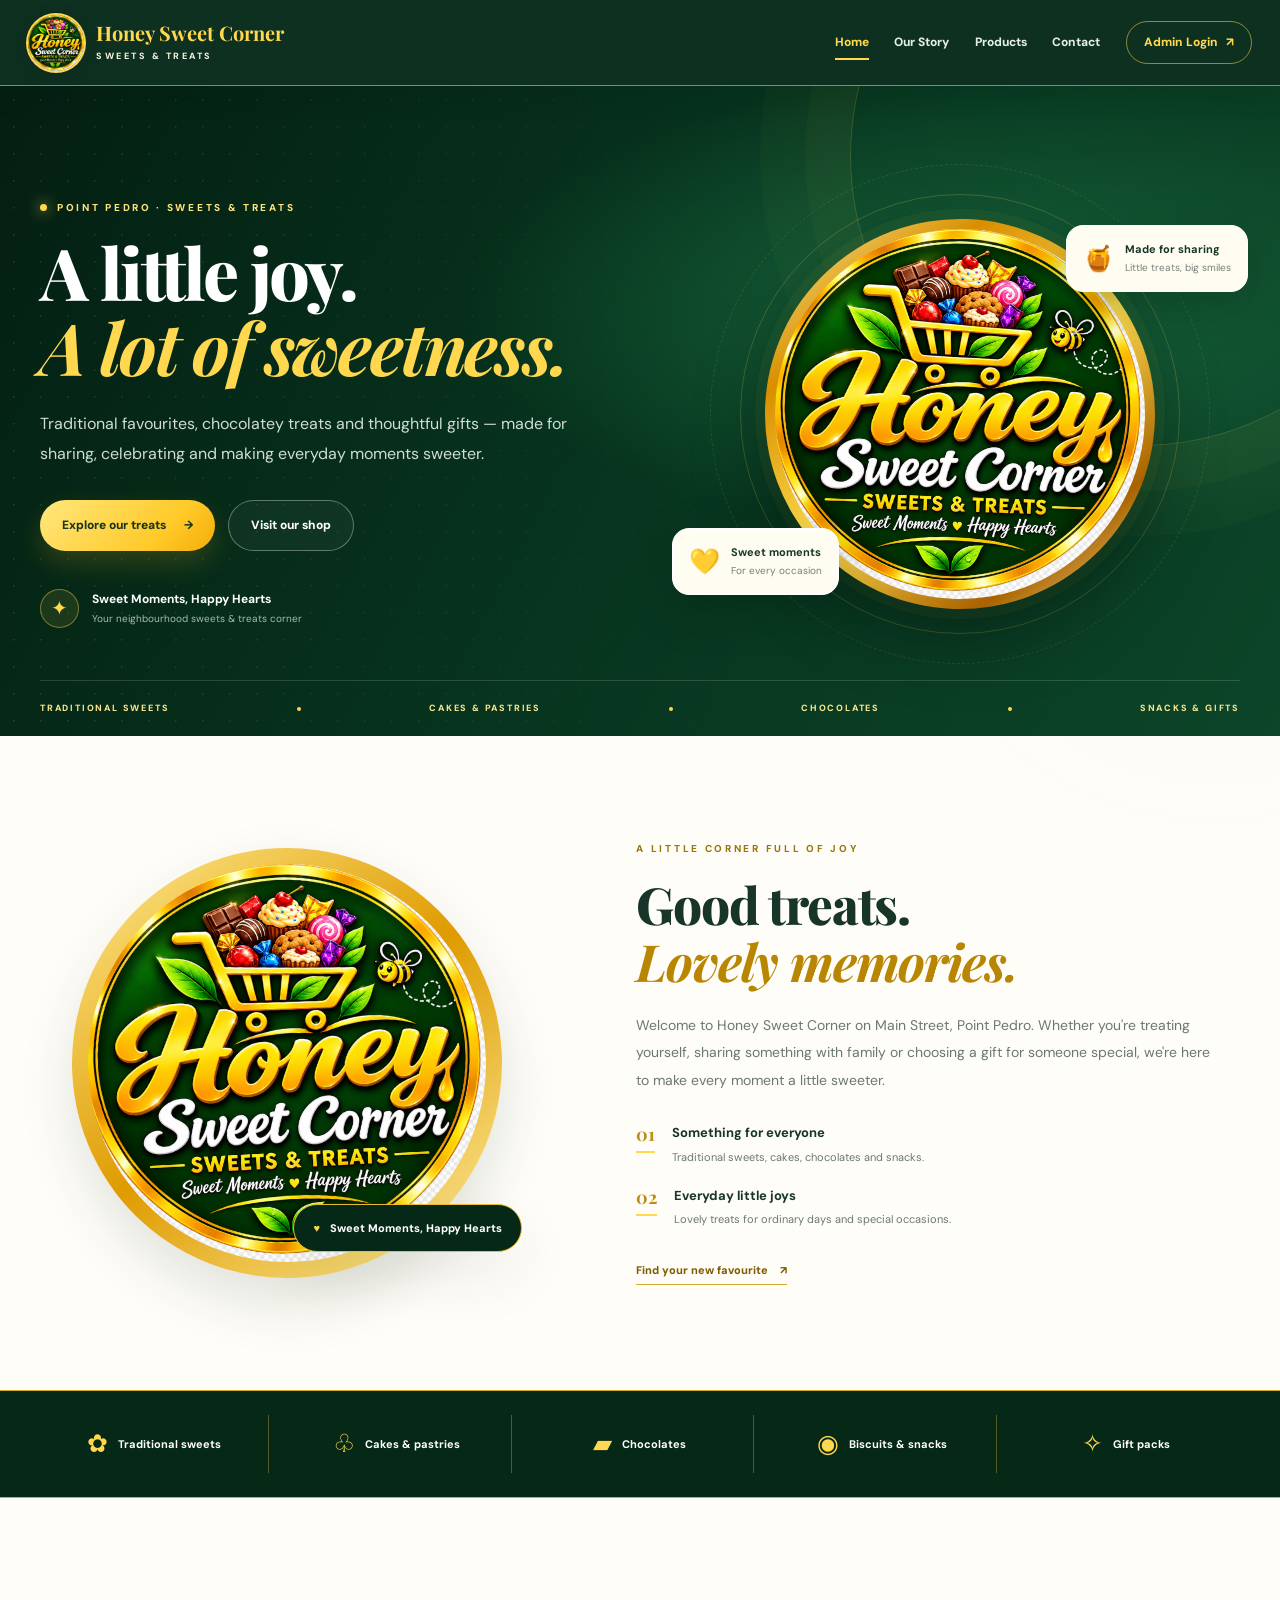
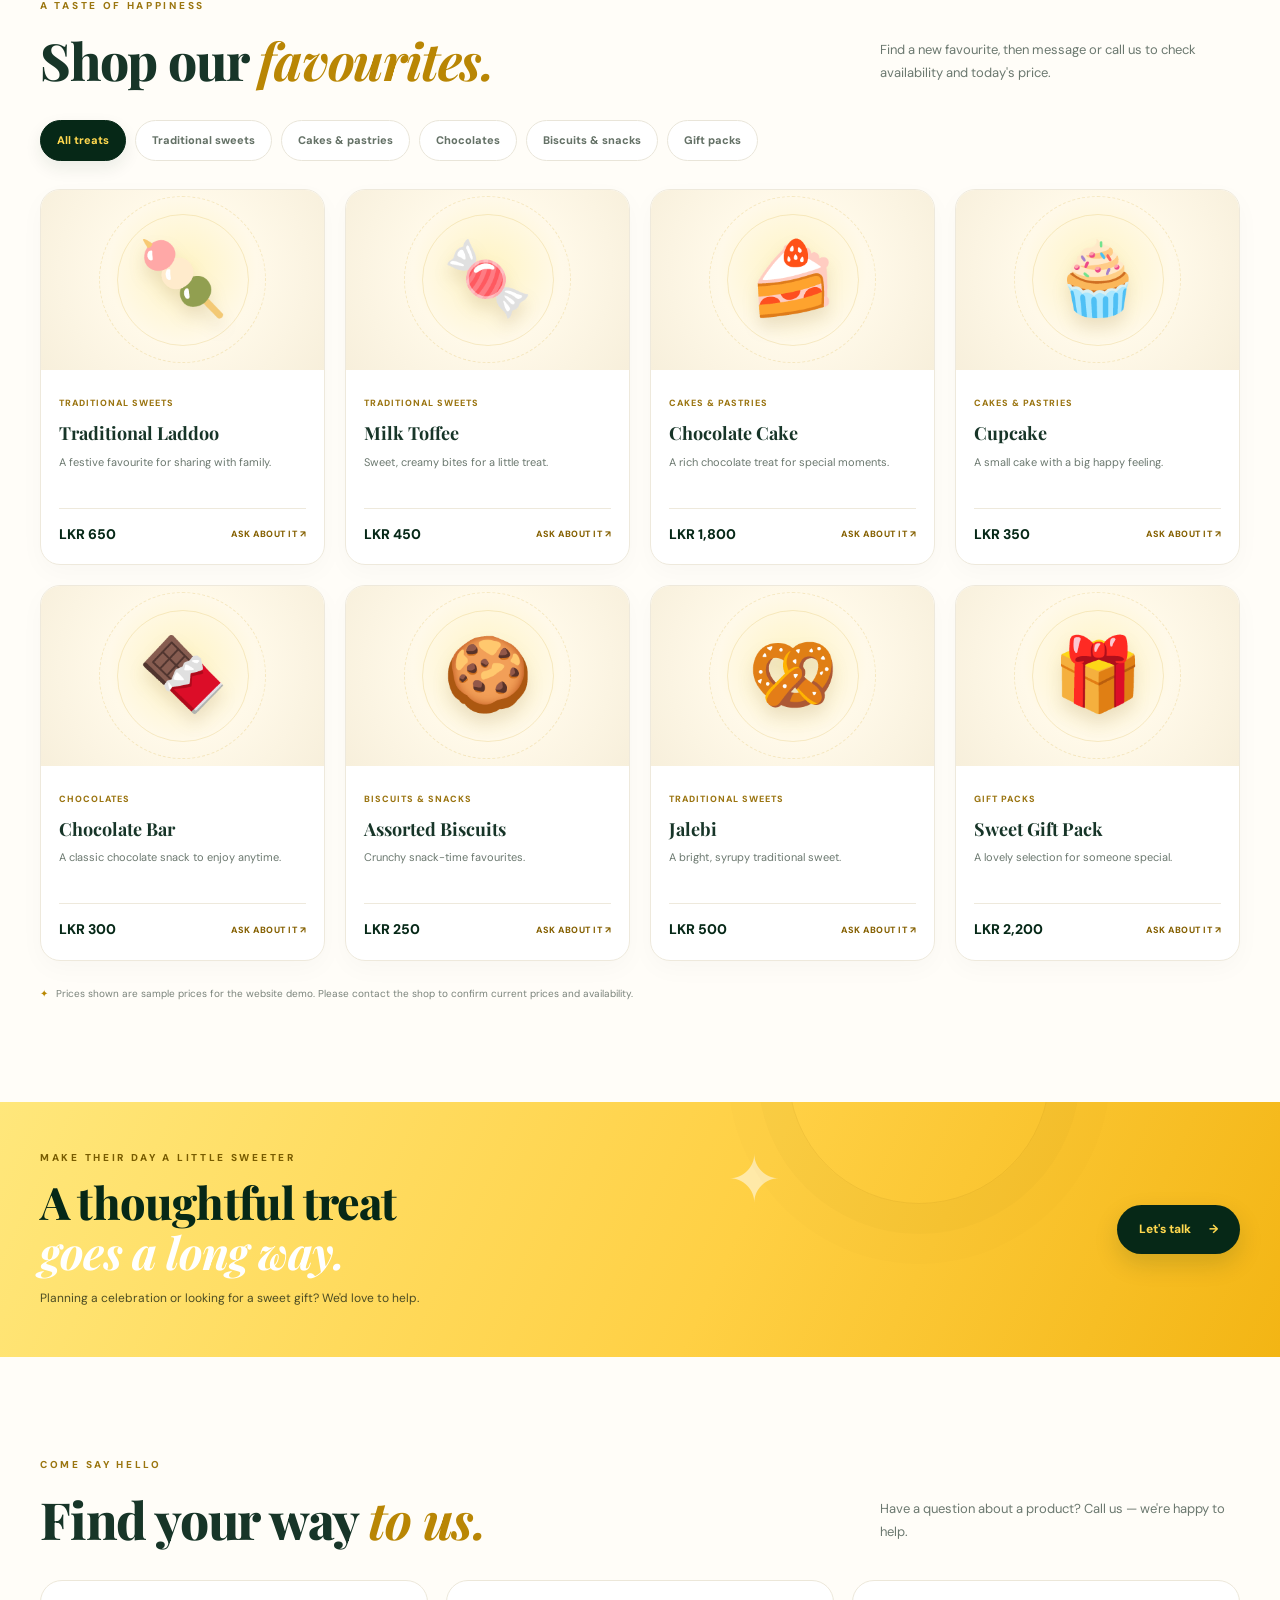
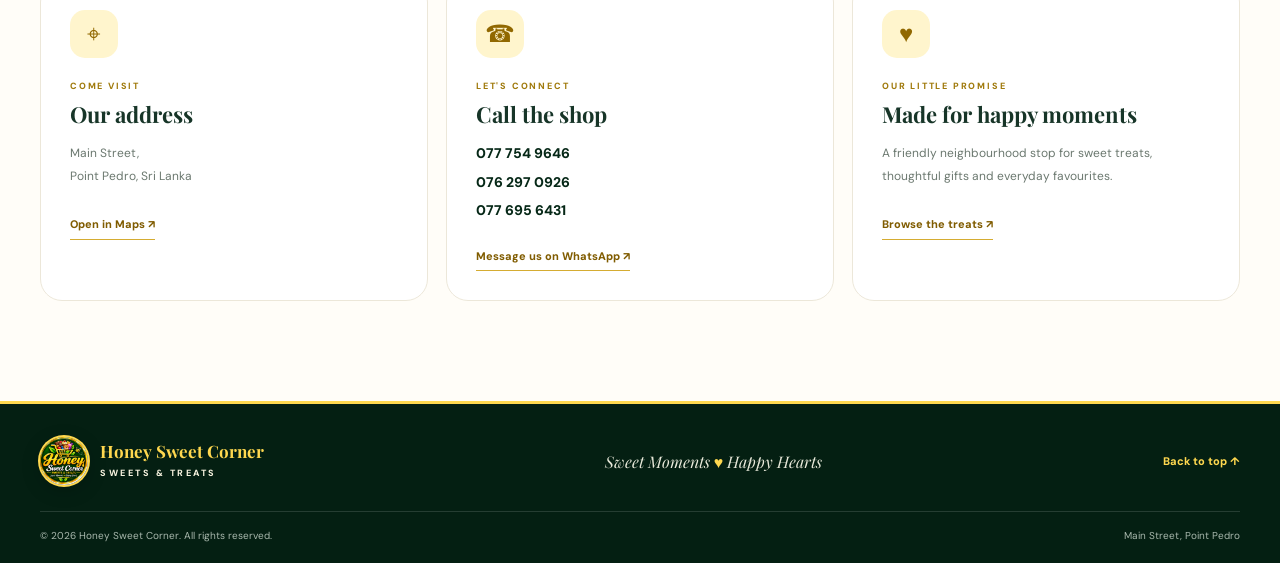
<file: index.html>
<!doctype html>
<html lang="en">
<head>
<meta charset="utf-8"><meta name="viewport" content="width=device-width, initial-scale=1, viewport-fit=cover"><meta name="theme-color" content="#062817"><meta name="description" content="Honey Sweet Corner — traditional sweets, cakes, chocolates, snacks and gift packs on Main Street, Point Pedro.">
<link rel="icon" type="image/png" href="logo.png"><link rel="preconnect" href="https://fonts.googleapis.com"><link rel="preconnect" href="https://fonts.gstatic.com" crossorigin><link href="https://fonts.googleapis.com/css2?family=DM+Sans:wght@400;500;600;700;800&family=Playfair+Display:ital,wght@0,600;0,700;0,800;1,600;1,700&display=swap" rel="stylesheet"><link rel="stylesheet" href="style.css">
<title>Honey Sweet Corner | Sweet Moments, Happy Hearts</title>
</head>
<body>
<header class="site-header"><a class="brand" href="#home" aria-label="Honey Sweet Corner home"><img src="logo.png" alt="Honey Sweet Corner sweets and treats logo"><span><strong>Honey Sweet Corner</strong><small>SWEETS &amp; TREATS</small></span></a><button class="menu-toggle" id="menuToggle" aria-label="Open navigation" aria-controls="mainNav" aria-expanded="false"><span></span><span></span><span></span></button><nav id="mainNav"><a class="nav-link active" href="#home">Home</a><a class="nav-link" href="#about">Our Story</a><a class="nav-link" href="#products">Products</a><a class="nav-link" href="#contact">Contact</a><a class="admin-link" href="admin.html">Admin Login <span>↗</span></a></nav></header>
<main>
<section class="hero" id="home"><div class="hero-pattern"></div><div class="hero-content"><div class="eyebrow"><span class="eyebrow-dot"></span> POINT PEDRO · SWEETS &amp; TREATS</div><h1>A little joy.<br><em>A lot of sweetness.</em></h1><p class="hero-copy">Traditional favourites, chocolatey treats and thoughtful gifts — made for sharing, celebrating and making everyday moments sweeter.</p><div class="hero-actions"><a class="button button-gold" href="#products">Explore our treats <span>→</span></a><a class="button button-glass" href="#contact">Visit our shop</a></div><div class="hero-proof"><span class="proof-star">✦</span><span><strong>Sweet Moments, Happy Hearts</strong><small>Your neighbourhood sweets &amp; treats corner</small></span></div></div><div class="hero-visual"><div class="visual-ring ring-one"></div><div class="visual-ring ring-two"></div><div class="hero-logo-card"><span class="logo-glow"></span><img src="logo.png" alt="Honey Sweet Corner official logo"></div><div class="floating-tag tag-top"><span>🍯</span><span><b>Made for sharing</b><small>Little treats, big smiles</small></span></div><div class="floating-tag tag-bottom"><span>💛</span><span><b>Sweet moments</b><small>For every occasion</small></span></div></div><div class="hero-bottom"><span>TRADITIONAL SWEETS</span><i></i><span>CAKES &amp; PASTRIES</span><i></i><span>CHOCOLATES</span><i></i><span>SNACKS &amp; GIFTS</span></div></section>
<section class="welcome section-wrap" id="about"><div class="welcome-image"><div class="welcome-logo-frame"><img src="logo.png" alt="Honey Sweet Corner logo"></div><div class="image-caption"><span>♥</span> Sweet Moments, Happy Hearts</div></div><div class="welcome-copy"><p class="eyebrow">A LITTLE CORNER FULL OF JOY</p><h2>Good treats.<br><em>Lovely memories.</em></h2><p>Welcome to Honey Sweet Corner on Main Street, Point Pedro. Whether you're treating yourself, sharing something with family or choosing a gift for someone special, we're here to make every moment a little sweeter.</p><div class="value-list"><div><span>01</span><div><b>Something for everyone</b><small>Traditional sweets, cakes, chocolates and snacks.</small></div></div><div><span>02</span><div><b>Everyday little joys</b><small>Lovely treats for ordinary days and special occasions.</small></div></div></div><a class="text-link" href="#products">Find your new favourite <span>↗</span></a></div></section>
<section class="category-band"><div class="category-item"><span>✿</span><b>Traditional sweets</b></div><div class="category-item"><span>♧</span><b>Cakes &amp; pastries</b></div><div class="category-item"><span>▰</span><b>Chocolates</b></div><div class="category-item"><span>◉</span><b>Biscuits &amp; snacks</b></div><div class="category-item"><span>✧</span><b>Gift packs</b></div></section>
<section class="products-section section-wrap" id="products"><div class="section-heading"><div><p class="eyebrow">A TASTE OF HAPPINESS</p><h2>Shop our <em>favourites.</em></h2></div><p>Find a new favourite, then message or call us to check availability and today's price.</p></div><div class="filter-row" id="categoryFilters"><button class="filter-btn selected" data-category="All">All treats</button><button class="filter-btn" data-category="Traditional Sweets">Traditional sweets</button><button class="filter-btn" data-category="Cakes & Pastries">Cakes &amp; pastries</button><button class="filter-btn" data-category="Chocolates">Chocolates</button><button class="filter-btn" data-category="Biscuits & Snacks">Biscuits &amp; snacks</button><button class="filter-btn" data-category="Gift Packs">Gift packs</button></div><div class="product-grid" id="productGrid" aria-live="polite"></div><p class="price-note"><span>✦</span> Prices shown are sample prices for the website demo. Please contact the shop to confirm current prices and availability.</p></section>
<section class="sweet-banner"><div class="banner-sparkle">✦</div><div><p class="eyebrow">MAKE THEIR DAY A LITTLE SWEETER</p><h2>A thoughtful treat<br><em>goes a long way.</em></h2><p>Planning a celebration or looking for a sweet gift? We'd love to help.</p></div><a class="button button-dark" href="#contact">Let's talk <span>→</span></a></section>
<section class="contact-section section-wrap" id="contact"><div class="section-heading"><div><p class="eyebrow">COME SAY HELLO</p><h2>Find your way <em>to us.</em></h2></div><p>Have a question about a product? Call us — we're happy to help.</p></div><div class="contact-grid"><article class="contact-card address-card"><div class="contact-icon">⌖</div><p class="card-kicker">COME VISIT</p><h3>Our address</h3><p>Main Street,<br>Point Pedro, Sri Lanka</p><a class="text-link" target="_blank" rel="noopener" href="https://www.google.com/maps/search/?api=1&amp;query=Main+Street+Point+Pedro">Open in Maps ↗</a></article><article class="contact-card phone-card"><div class="contact-icon">☎</div><p class="card-kicker">LET'S CONNECT</p><h3>Call the shop</h3><p class="phone-list"><a href="tel:+94777549646">077 754 9646</a><a href="tel:+94762970926">076 297 0926</a><a href="tel:+94776956431">077 695 6431</a></p><a class="text-link" href="https://wa.me/94777549646" target="_blank" rel="noopener">Message us on WhatsApp ↗</a></article><article class="contact-card promise-card"><div class="contact-icon">♥</div><p class="card-kicker">OUR LITTLE PROMISE</p><h3>Made for happy moments</h3><p>A friendly neighbourhood stop for sweet treats, thoughtful gifts and everyday favourites.</p><a class="text-link" href="#products">Browse the treats ↗</a></article></div></section>
</main><footer class="site-footer"><div class="footer-main"><a class="brand footer-brand" href="#home"><img src="logo.png" alt="Honey Sweet Corner logo"><span><strong>Honey Sweet Corner</strong><small>SWEETS &amp; TREATS</small></span></a><p>Sweet Moments <span>♥</span> Happy Hearts</p><a href="#home" class="back-top">Back to top ↑</a></div><div class="footer-bottom"><small>© <span id="year"></span> Honey Sweet Corner. All rights reserved.</small><small>Main Street, Point Pedro</small></div></footer>
<script src="script.js" defer></script></body></html>
</file>
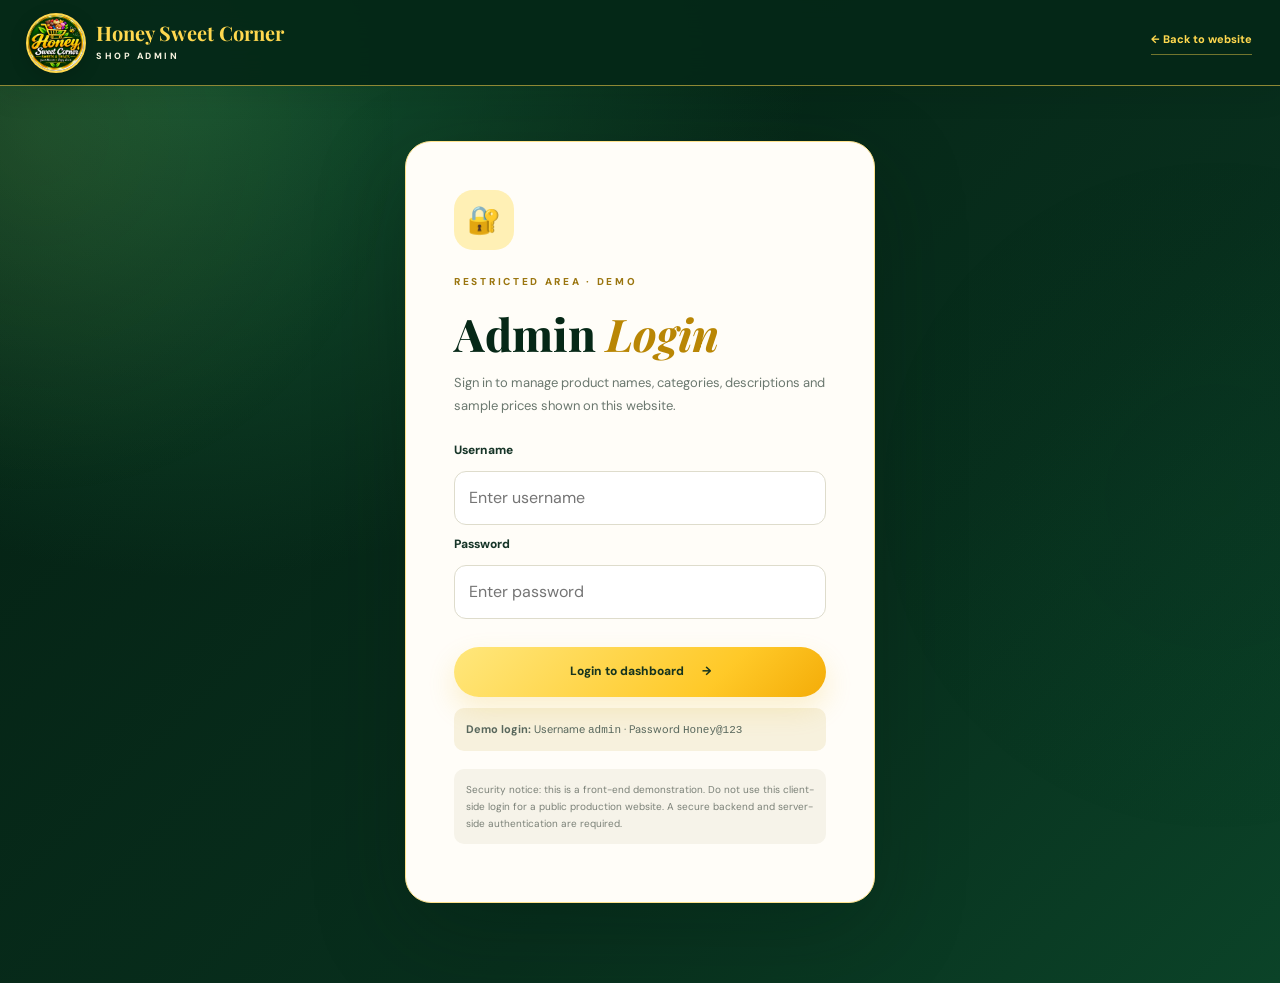
<file: admin.html>
<!doctype html>
<html lang="en">
<head><meta charset="utf-8"><meta name="viewport" content="width=device-width, initial-scale=1, viewport-fit=cover"><meta name="theme-color" content="#062817"><meta name="description" content="Honey Sweet Corner product management demo"><link rel="icon" type="image/png" href="logo.png"><link rel="preconnect" href="https://fonts.googleapis.com"><link rel="preconnect" href="https://fonts.gstatic.com" crossorigin><link href="https://fonts.googleapis.com/css2?family=DM+Sans:wght@400;500;600;700;800&family=Playfair+Display:ital,wght@0,600;0,700;0,800;1,600;1,700&display=swap" rel="stylesheet"><link rel="stylesheet" href="style.css"><title>Admin Login | Honey Sweet Corner</title></head>
<body class="admin-page"><header class="site-header admin-header"><a class="brand" href="index.html"><img src="logo.png" alt="Honey Sweet Corner logo"><span><strong>Honey Sweet Corner</strong><small>SHOP ADMIN</small></span></a><a class="text-link" href="index.html">← Back to website</a></header>
<main class="admin-main"><section class="admin-login panel" id="loginPanel"><div class="admin-symbol">🔐</div><p class="eyebrow">RESTRICTED AREA · DEMO</p><h1>Admin <em>Login</em></h1><p class="muted">Sign in to manage product names, categories, descriptions and sample prices shown on this website.</p><form id="loginForm"><label for="username">Username</label><input id="username" name="username" autocomplete="username" placeholder="Enter username" required><label for="password">Password</label><input id="password" name="password" type="password" autocomplete="current-password" placeholder="Enter password" required><p class="form-error" id="loginError" role="alert"></p><button class="button button-gold full-width" type="submit">Login to dashboard <span>→</span></button></form><p class="demo-hint"><strong>Demo login:</strong> Username <code>admin</code> · Password <code>Honey@123</code></p><p class="security-note">Security notice: this is a front-end demonstration. Do not use this client-side login for a public production website. A secure backend and server-side authentication are required.</p></section>
<section class="admin-dashboard panel hidden" id="dashboardPanel"><div class="dashboard-heading"><div><p class="eyebrow">SHOP MANAGEMENT</p><h1>Product <em>dashboard</em></h1></div><button class="button button-outline-dark" id="logoutBtn" type="button">Log out</button></div><p class="muted">Add products, update prices or remove items. Changes are saved in this browser only.</p><form id="productForm" class="product-form"><input type="hidden" id="editId"><div class="form-grid"><div><label for="productName">Product name</label><input id="productName" maxlength="80" required placeholder="e.g. Chocolate Cake"></div><div><label for="productCategory">Category</label><select id="productCategory"><option>Traditional Sweets</option><option>Cakes &amp; Pastries</option><option>Chocolates</option><option>Biscuits &amp; Snacks</option><option>Gift Packs</option></select></div><div><label for="productPrice">Price (LKR)</label><input id="productPrice" type="number" min="0" max="99999999" step="1" required placeholder="e.g. 850"></div><div><label for="productEmoji">Product icon / emoji</label><input id="productEmoji" maxlength="8" placeholder="🍰"></div></div><div><label for="productDescription">Short description</label><textarea id="productDescription" rows="3" maxlength="220" placeholder="A short description of this product"></textarea></div><div class="form-actions"><button class="button button-gold" type="submit" id="saveProductBtn">Add product</button><button class="button button-outline-dark hidden" type="button" id="cancelEditBtn">Cancel edit</button></div></form><div class="admin-list-heading"><h2>Current products</h2><span id="productCount" class="count-pill">0 items</span></div><div class="admin-product-list" id="adminProductList"></div><p class="security-note">Important: product changes stay in this browser and will not automatically appear on other customers' devices. To share live changes, connect this website to a database and secure server.</p></section></main><script src="script.js" defer></script></body></html>
</file>
<file: style.css>
/* Honey Sweet Corner — premium responsive design */
:root{--forest:#062817;--forest2:#0b3a24;--forest3:#145331;--gold:#ffd84f;--gold2:#f2b60d;--cream:#fffaf0;--paper:#fffdf8;--ink:#173528;--muted:#6b786f;--line:#e9e5d9;--white:#fff;--shadow:0 22px 60px #082c1a16;--shadow-deep:0 28px 90px #00190e45;--radius:26px;--max:1200px}*{box-sizing:border-box}html{scroll-behavior:smooth;scroll-padding-top:100px}body{margin:0;background:var(--paper);color:var(--ink);font-family:'DM Sans',Arial,sans-serif;line-height:1.65;-webkit-font-smoothing:antialiased}body:before{content:"";position:fixed;inset:0;pointer-events:none;z-index:-1;background:radial-gradient(circle at 3% 15%,#ffd84f12,transparent 25%),radial-gradient(circle at 95% 55%,#0a552a08,transparent 27%)}a{color:inherit;text-decoration:none}img{display:block;max-width:100%}button,input,select,textarea{font:inherit}button,a{-webkit-tap-highlight-color:transparent}button{cursor:pointer}::selection{background:var(--gold);color:var(--forest)}.section-wrap{width:min(var(--max),calc(100% - 64px));margin-inline:auto}.site-header{height:86px;padding:0 max(28px,calc((100vw - 1320px)/2));display:flex;align-items:center;justify-content:space-between;gap:25px;background:#052817f5;color:#fff;position:sticky;top:0;z-index:100;border-bottom:1px solid #ffd84f8c;backdrop-filter:blur(18px);box-shadow:0 8px 30px #00190e18}.brand{display:flex;align-items:center;gap:12px;min-width:0}.brand img{width:56px;height:56px;object-fit:contain;border-radius:50%;background:var(--forest);box-shadow:0 0 0 2px var(--gold),0 5px 20px #0003}.brand strong{display:block;font:700 20px/1.15 'Playfair Display',Georgia,serif;color:var(--gold);white-space:nowrap}.brand small{display:block;letter-spacing:2.5px;font-size:9px;font-weight:800;color:#f7f3df;margin-top:5px}.site-header nav{display:flex;align-items:center;gap:clamp(13px,2vw,28px)}.nav-link{font-size:12px;font-weight:800;color:#e4eee7;position:relative;padding:10px 0;transition:color .2s}.nav-link:hover,.nav-link.active{color:var(--gold)}.nav-link:after{content:"";position:absolute;left:0;bottom:2px;width:0;height:2px;background:var(--gold);transition:width .25s}.nav-link:hover:after,.nav-link.active:after{width:100%}.admin-link{padding:11px 17px;border:1px solid #ffd84f88;border-radius:999px;color:var(--gold);font-size:12px;font-weight:800;transition:background .2s,color .2s}.admin-link:hover{background:var(--gold);color:var(--forest)}.admin-link span{margin-left:5px}.menu-toggle{display:none;border:1px solid #ffffff35;background:#ffffff0d;color:var(--gold);width:44px;height:42px;border-radius:12px;align-items:center;justify-content:center;flex-direction:column;gap:5px}.menu-toggle span{width:19px;height:2px;background:currentColor;border-radius:5px;display:block}.hero{min-height:650px;background:radial-gradient(ellipse at 78% 34%,#17643b 0%,transparent 38%),linear-gradient(118deg,#041f12 0%,#07351f 52%,#0c4529 100%);color:#fff;position:relative;overflow:hidden;padding:84px max(32px,calc((100vw - 1200px)/2)) 78px;display:grid;grid-template-columns:1.03fr .97fr;align-items:center;gap:45px}.hero:before{content:"";position:absolute;inset:0;opacity:.12;background-image:radial-gradient(#f7d45c 1px,transparent 1px);background-size:27px 27px;mask-image:linear-gradient(90deg,#000,transparent 70%)}.hero-pattern{position:absolute;width:580px;height:580px;border:1px solid #ffdc5930;border-radius:50%;right:-150px;top:-220px;box-shadow:0 0 0 45px #ffdc5907,0 0 0 90px #ffdc5905}.hero-content,.hero-visual{position:relative;z-index:1}.eyebrow{font-size:10px;letter-spacing:2.7px;font-weight:800;color:#a6b9aa;margin:0 0 18px;text-transform:uppercase}.hero .eyebrow{color:#ffe37c;display:flex;align-items:center;gap:10px}.eyebrow-dot{height:7px;width:7px;border-radius:50%;background:var(--gold);box-shadow:0 0 14px #ffd84f}.hero h1{font:800 clamp(46px,5.6vw,78px)/1.05 'Playfair Display',Georgia,serif;letter-spacing:-2.6px;margin:0;max-width:720px}.hero h1 em,.welcome h2 em,.section-heading h2 em,.sweet-banner h2 em,.admin-main h1 em{font-weight:700;color:var(--gold);font-style:italic}.hero-copy{max-width:530px;color:#d0ddd3;font-size:16px;line-height:1.9;margin:24px 0 30px}.hero-actions{display:flex;gap:13px;flex-wrap:wrap}.button{display:inline-flex;align-items:center;justify-content:center;gap:18px;border:0;border-radius:999px;padding:15px 22px;font-size:12px;font-weight:800;transition:transform .22s,box-shadow .22s,background .22s;min-height:49px}.button:hover{transform:translateY(-3px)}.button-gold{background:linear-gradient(135deg,#ffe77c,#ffc928 70%,#f4ac08);color:#16341e;box-shadow:0 12px 28px #e8b31530}.button-gold:hover{box-shadow:0 15px 34px #e8b3154a}.button-glass{color:#fff;border:1px solid #ffffff55;background:#ffffff0a}.button-glass:hover{background:#ffffff16}.hero-proof{display:flex;align-items:center;gap:13px;margin-top:38px}.proof-star{display:grid;place-items:center;width:39px;height:39px;background:#ffd84f18;border:1px solid #ffd84f66;color:var(--gold);border-radius:50%;font-size:20px}.hero-proof strong,.hero-proof small{display:block}.hero-proof strong{font-size:12px}.hero-proof small{color:#a8bcae;font-size:10px;margin-top:2px}.hero-visual{min-height:430px;display:grid;place-items:center}.hero-logo-card{width:min(390px,78%);aspect-ratio:1;position:relative;border-radius:50%;padding:10px;background:linear-gradient(140deg,#fff2a0,#d88e00 25%,#ffdf52 52%,#a96100 80%,#fff0a2);box-shadow:0 28px 75px #0005,0 0 0 10px #ffd84f0b;transform:rotate(2deg);animation:floatLogo 6s ease-in-out infinite}.hero-logo-card img{width:100%;height:100%;object-fit:contain;border-radius:50%;position:relative;z-index:1}.logo-glow{position:absolute;inset:14%;border-radius:50%;box-shadow:0 0 70px #ffd84f35}.visual-ring{position:absolute;border:1px solid #ffd84f34;border-radius:50%;aspect-ratio:1}.ring-one{width:440px;animation:spin 34s linear infinite}.ring-two{width:500px;border-style:dashed;opacity:.6;animation:spin 48s linear infinite reverse}.floating-tag{position:absolute;display:flex;align-items:center;gap:11px;padding:12px 16px;border-radius:17px;background:#fffdf1;color:var(--ink);box-shadow:0 15px 45px #00170d42;border:1px solid #fff}.floating-tag>span:first-child{font-size:25px}.floating-tag b,.floating-tag small{display:block}.floating-tag b{font-size:11px}.floating-tag small{font-size:10px;color:#758078;margin-top:2px}.tag-top{top:26px;right:-8px}.tag-bottom{bottom:34px;left:-8px}.hero-bottom{position:absolute;left:50%;bottom:0;transform:translateX(-50%);width:min(var(--max),calc(100% - 64px));display:flex;align-items:center;justify-content:space-between;gap:18px;padding:20px 0;border-top:1px solid #ffffff25;color:#fbe78d;font-size:9px;letter-spacing:1.8px;font-weight:800}.hero-bottom i{width:4px;height:4px;border-radius:50%;background:#ffd84f;flex:none}.welcome{display:grid;grid-template-columns:.9fr 1.1fr;align-items:center;gap:clamp(45px,8vw,110px);padding-block:105px}.welcome-image{position:relative;max-width:430px;margin:auto}.welcome-logo-frame{padding:16px;border-radius:50%;background:linear-gradient(145deg,#ffeb91,#df9b00,#fff0a4);box-shadow:0 25px 55px #082c1a20;transform:rotate(-3deg)}.welcome-logo-frame img{width:100%;border-radius:50%}.image-caption{position:absolute;right:-20px;bottom:26px;padding:14px 19px;background:var(--forest);border:1px solid #e8bb32;color:#fff;border-radius:999px;box-shadow:var(--shadow);font-size:11px;font-weight:800;white-space:nowrap}.image-caption span{color:var(--gold);margin-right:7px}.welcome-copy .eyebrow,.section-heading .eyebrow{color:#9b7610}.welcome h2,.section-heading h2{font:800 clamp(35px,4vw,53px)/1.12 'Playfair Display',Georgia,serif;letter-spacing:-1.2px;margin:0 0 22px}.welcome h2 em,.section-heading h2 em{color:#b98604}.welcome-copy>p:not(.eyebrow){font-size:14px;color:var(--muted);line-height:1.95;max-width:590px}.value-list{display:grid;gap:19px;margin:28px 0}.value-list>div{display:flex;gap:17px;align-items:flex-start}.value-list>div>span{font:700 18px 'Playfair Display',serif;color:#bd8d12;border-bottom:2px solid var(--gold);padding-bottom:5px}.value-list b,.value-list small{display:block}.value-list b{font-size:13px}.value-list small{font-size:11px;color:var(--muted);margin-top:4px}.text-link{display:inline-flex;align-items:center;gap:12px;color:#805c00;font-size:11px;font-weight:800;border-bottom:1px solid #d5ac32;padding-bottom:5px;transition:gap .2s}.text-link:hover{gap:17px}.category-band{background:var(--forest);color:#fff;display:grid;grid-template-columns:repeat(5,1fr);padding:24px max(32px,calc((100vw - 1200px)/2));gap:14px;border-block:1px solid #d9ad23}.category-item{display:flex;align-items:center;justify-content:center;gap:10px;padding:8px;border-right:1px solid #ffd84f4d}.category-item:last-child{border:0}.category-item span{color:var(--gold);font-size:25px}.category-item b{font-size:11px}.products-section{padding-block:100px}.section-heading{display:flex;justify-content:space-between;align-items:end;gap:35px;margin-bottom:31px}.section-heading h2{margin-bottom:0}.section-heading>p{font-size:13px;color:var(--muted);max-width:360px;margin:0 0 5px;line-height:1.8}.filter-row{display:flex;gap:9px;flex-wrap:wrap;margin-bottom:28px}.filter-btn{border:1px solid var(--line);background:#fff;border-radius:999px;padding:10px 16px;font-size:11px;font-weight:800;color:#647166;transition:all .2s}.filter-btn:hover,.filter-btn.selected{background:var(--forest);border-color:var(--forest);color:var(--gold);box-shadow:0 7px 17px #082c1a15}.product-grid{display:grid;grid-template-columns:repeat(4,minmax(0,1fr));gap:20px}.product-card{background:#fff;border:1px solid #eee9dc;border-radius:20px;overflow:hidden;box-shadow:0 8px 26px #082c1a07;transition:transform .25s,box-shadow .25s,border-color .25s;min-width:0}.product-card:hover{transform:translateY(-7px);box-shadow:0 20px 40px #082c1a15;border-color:#e6c65d}.product-art{min-height:180px;display:grid;place-items:center;position:relative;overflow:hidden;background:radial-gradient(circle at 50% 45%,#fff4c3 0%,#fff9e9 43%,#f7efdb 100%)}.product-art:before,.product-art:after{content:"";position:absolute;border:1px solid #d5a92c35;border-radius:50%;width:130px;height:130px}.product-art:after{width:165px;height:165px;border-style:dashed}.product-art span{position:relative;z-index:1;font-size:72px;filter:drop-shadow(0 10px 8px #65441b20);transition:transform .25s}.product-card:hover .product-art span{transform:scale(1.1) rotate(-4deg)}.product-info{padding:18px}.product-category{display:inline-block;font-size:9px;letter-spacing:1px;text-transform:uppercase;color:#9a7410;font-weight:800}.product-info h3{font:700 18px/1.25 'Playfair Display',Georgia,serif;margin:8px 0}.product-info p{font-size:11px;line-height:1.7;color:var(--muted);min-height:38px;margin:0 0 17px}.product-bottom{display:flex;align-items:center;justify-content:space-between;gap:8px;border-top:1px solid #eee9dc;padding-top:14px}.price{font-size:14px;font-weight:800;color:var(--forest);white-space:nowrap}.ask-link{font-size:9px;letter-spacing:.5px;font-weight:800;color:#856000;white-space:nowrap}.ask-link:hover{color:#bb8700}.price-note{margin:25px 0 0;color:#7a837b;font-size:10px}.price-note span{color:#b98700;margin-right:5px}.empty-products{grid-column:1/-1;text-align:center;padding:30px;color:var(--muted)}.sweet-banner{background:linear-gradient(115deg,#ffe77b,#ffd044 57%,#f3b514);color:var(--forest);padding:48px max(32px,calc((100vw - 1200px)/2));display:flex;align-items:center;justify-content:space-between;gap:35px;position:relative;overflow:hidden}.sweet-banner:after{content:"";position:absolute;width:260px;height:260px;border:1px solid #845e001b;border-radius:50%;right:18%;top:-160px;box-shadow:0 0 0 30px #845e0008,0 0 0 60px #845e0005}.sweet-banner .eyebrow{color:#785c00;margin-bottom:10px}.sweet-banner h2{font:800 clamp(31px,3.5vw,45px)/1.12 'Playfair Display',Georgia,serif;margin:0 0 12px;letter-spacing:-.8px}.sweet-banner h2 em{color:#fff}.sweet-banner p:not(.eyebrow){font-size:12px;margin:0;color:#4c4c23}.banner-sparkle{font-size:65px;color:#fff8;position:absolute;right:39%;top:25px}.button-dark{background:var(--forest);color:var(--gold);box-shadow:0 10px 25px #05281726;position:relative;z-index:1;flex:none}.button-dark:hover{background:#0e472b}.contact-section{padding-block:100px}.contact-grid{display:grid;grid-template-columns:repeat(3,minmax(0,1fr));gap:18px}.contact-card{background:#fff;border:1px solid #ece7d9;border-radius:22px;padding:29px;min-width:0;transition:transform .2s,box-shadow .2s}.contact-card:hover{transform:translateY(-5px);box-shadow:var(--shadow)}.contact-icon{display:grid;place-items:center;width:48px;height:48px;background:#fff5cd;color:#916800;border-radius:15px;font-size:24px;margin-bottom:21px}.card-kicker{font-size:9px;letter-spacing:1.8px;color:#a07a0c;font-weight:800;margin:0 0 6px}.contact-card h3{font:700 22px 'Playfair Display',Georgia,serif;margin:0 0 13px}.contact-card>p:not(.card-kicker):not(.phone-list){font-size:12px;color:var(--muted);line-height:1.9;min-height:48px;margin:0 0 20px}.phone-list{display:grid;gap:5px;margin:0 0 20px}.phone-list a{font-size:14px;font-weight:800;color:var(--forest);width:max-content}.phone-list a:hover{color:#b78600}.site-footer{background:#041f12;color:#fff;padding:31px max(32px,calc((100vw - 1200px)/2)) 19px;border-top:3px solid var(--gold)}.footer-main{display:flex;align-items:center;justify-content:space-between;gap:20px;padding-bottom:23px}.footer-brand img{width:48px;height:48px}.footer-brand strong{font-size:17px}.footer-main>p{font:italic 16px 'Playfair Display',Georgia,serif;color:#e7e8d9}.footer-main>p span{color:var(--gold)}.back-top{font-size:11px;font-weight:800;color:var(--gold)}.footer-bottom{display:flex;justify-content:space-between;gap:15px;border-top:1px solid #ffffff22;padding-top:16px;color:#aab9ae}.footer-bottom small{font-size:10px}.hidden{display:none!important}.muted{color:var(--muted)}
/* Admin */
.admin-page{min-height:100vh;background:radial-gradient(ellipse at 15% 5%,#145331 0%,transparent 40%),linear-gradient(135deg,#041f12,#082f1d 65%,#0b4328)}.admin-header{position:relative}.admin-header .text-link{color:var(--gold);border-color:#ffd84f70}.admin-main{width:min(1000px,calc(100% - 36px));margin:55px auto 80px}.panel{background:var(--paper);border:1px solid #ffe28c;border-radius:26px;padding:clamp(24px,5vw,48px);box-shadow:var(--shadow-deep)}.admin-login{max-width:470px;margin:0 auto}.admin-symbol{width:60px;height:60px;display:grid;place-items:center;background:#fff0b5;border-radius:19px;font-size:27px;margin-bottom:24px}.admin-main h1{font:800 clamp(32px,5vw,45px)/1.1 'Playfair Display',Georgia,serif;margin:0 0 12px;color:var(--forest)}.admin-main h1 em{color:#b98604}.admin-main .eyebrow{color:#9b7610}.admin-main .muted{font-size:13px;line-height:1.8}.admin-main form{display:grid;gap:10px;margin-top:23px}.admin-main label{font-size:12px;font-weight:800;color:var(--ink)}.admin-main input,.admin-main select,.admin-main textarea{width:100%;min-width:0;border:1px solid #dedccc;border-radius:12px;padding:13px 14px;background:#fff;color:var(--ink);outline:none;transition:border .2s,box-shadow .2s}.admin-main input:focus,.admin-main select:focus,.admin-main textarea:focus{border-color:#c69a17;box-shadow:0 0 0 3px #ffd84f35}.full-width{width:100%;margin-top:8px}.demo-hint{font-size:11px;color:#58675c;background:#f7f1dd;padding:12px;border-radius:10px}.security-note{font-size:10px;line-height:1.7;color:#7b8178;background:#f6f3e9;padding:12px;border-radius:10px;margin-top:18px}.form-error{font-size:12px;color:#b42318;margin:0}.dashboard-heading{display:flex;align-items:center;justify-content:space-between;gap:18px}.button-outline-dark{border:1px solid #bca45a;background:transparent;color:var(--forest)}.button-outline-dark:hover{background:#f6edc8}.product-form{padding:22px;background:#f8f5e9;border-radius:18px}.form-grid{display:grid;grid-template-columns:repeat(2,minmax(0,1fr));gap:14px}.form-grid>div{display:grid;gap:8px}.form-actions{display:flex;gap:10px;flex-wrap:wrap}.admin-list-heading{display:flex;align-items:center;justify-content:space-between;gap:15px;margin-top:30px}.admin-list-heading h2{font:700 24px 'Playfair Display',Georgia,serif}.count-pill{font-size:11px;font-weight:800;background:#fff0b5;color:#765700;border-radius:99px;padding:7px 11px}.admin-product-list{display:grid;gap:10px}.admin-product-row{display:grid;grid-template-columns:48px minmax(0,1fr) auto;align-items:center;gap:14px;padding:14px;border:1px solid var(--line);border-radius:15px;background:#fff}.admin-product-emoji{width:45px;height:45px;display:grid;place-items:center;border-radius:12px;background:#fff4ce;font-size:25px}.admin-product-row h3{font-size:13px;margin:0 0 4px}.admin-product-row p{font-size:10px;color:var(--muted);margin:0;overflow-wrap:anywhere}.admin-product-actions{display:flex;gap:6px}.small-btn{border:1px solid #d9d4c5;background:#fff;border-radius:9px;padding:7px 10px;font-size:10px;font-weight:800;color:var(--forest)}.small-btn:hover{background:#fff2c7}.small-btn.delete{color:#a32b20;border-color:#efc9c3}
@keyframes floatLogo{0%,100%{transform:translateY(0) rotate(2deg)}50%{transform:translateY(-12px) rotate(-1deg)}}@keyframes spin{to{transform:rotate(360deg)}}
@media(min-width:1500px){.hero{padding-inline:max(8vw,calc((100vw - 1200px)/2))}}
@media(max-width:1000px){.site-header{padding-inline:24px}.hero{padding:65px 32px 78px;gap:20px;min-height:600px}.hero h1{font-size:clamp(43px,6vw,65px)}.hero-visual{min-height:370px}.hero-logo-card{width:min(340px,82%)}.ring-one{width:390px}.ring-two{width:440px}.floating-tag{padding:10px 12px}.tag-top{right:-3px}.tag-bottom{left:-2px}.product-grid{grid-template-columns:repeat(3,minmax(0,1fr))}.category-band{padding-inline:20px}.category-item{gap:7px}.category-item b{font-size:10px}.welcome{gap:50px}.contact-card{padding:23px}}
@media(max-width:760px){html{scroll-padding-top:76px}.section-wrap{width:calc(100% - 36px)}.site-header{height:74px;padding-inline:18px}.brand{gap:9px}.brand img{width:45px;height:45px}.brand strong{font-size:17px}.brand small{font-size:8px;letter-spacing:1.8px}.menu-toggle{display:flex;flex:none}.site-header nav{display:none;position:absolute;top:73px;left:0;right:0;padding:17px 20px 22px;background:#052817f8;border-bottom:1px solid #ffd84f77;box-shadow:0 18px 30px #00190e24;align-items:stretch;gap:5px;flex-direction:column}.site-header nav.open{display:flex}.nav-link{padding:12px 7px;font-size:13px}.nav-link:after{display:none}.admin-link{text-align:center;margin-top:7px;padding:13px}.hero{display:flex;flex-direction:column;align-items:stretch;padding:54px 23px 80px;gap:10px;min-height:auto}.hero-content{max-width:650px}.hero h1{font-size:clamp(43px,10vw,65px);letter-spacing:-1.8px}.hero-copy{font-size:14px;line-height:1.85;margin:20px 0 24px}.hero-visual{min-height:340px;margin-top:8px}.hero-logo-card{width:min(290px,65vw)}.ring-one{width:min(350px,82vw)}.ring-two{width:min(390px,92vw)}.tag-top{right:2%;top:16px}.tag-bottom{left:2%;bottom:16px}.floating-tag b{font-size:10px}.floating-tag small{font-size:9px}.hero-proof{margin-top:27px}.hero-bottom{width:calc(100% - 40px);gap:9px;flex-wrap:wrap;justify-content:center;padding:17px 0;font-size:8px;letter-spacing:1px}.hero-bottom i{display:none}.welcome{grid-template-columns:1fr;gap:55px;padding-block:75px}.welcome-image{width:min(360px,80%)}.welcome-copy{max-width:620px}.welcome h2,.section-heading h2{font-size:clamp(35px,8vw,48px)}.image-caption{right:-8px;font-size:10px;padding:11px 14px}.category-band{grid-template-columns:repeat(2,minmax(0,1fr));padding:18px;gap:5px}.category-item{justify-content:flex-start;padding:12px;border-right:0;border-bottom:1px solid #ffd84f35}.category-item:last-child{border-bottom:0}.category-item span{font-size:22px}.products-section,.contact-section{padding-block:72px}.section-heading{display:block;margin-bottom:25px}.section-heading>p{margin-top:15px}.filter-row{flex-wrap:nowrap;overflow-x:auto;padding-bottom:9px;margin-right:-18px;scrollbar-width:thin}.filter-btn{flex:none}.product-grid{grid-template-columns:repeat(2,minmax(0,1fr));gap:12px}.product-art{min-height:140px}.product-art span{font-size:58px}.product-info{padding:13px}.product-info h3{font-size:16px}.product-info p{font-size:10px;min-height:46px}.product-bottom{align-items:flex-start;flex-direction:column;gap:8px}.price{font-size:13px}.ask-link{font-size:9px}.sweet-banner{padding:38px 24px;display:block}.sweet-banner h2{font-size:35px}.sweet-banner .button{margin-top:23px}.banner-sparkle{right:8%;top:20px;font-size:42px}.contact-grid{grid-template-columns:1fr;gap:13px}.contact-card{padding:24px}.contact-card>p:not(.card-kicker):not(.phone-list){min-height:0}.footer-main{flex-wrap:wrap}.footer-main>p{order:3;width:100%;margin:0}.footer-bottom{flex-direction:column;gap:5px}.admin-main{margin:28px auto 45px}.panel{border-radius:20px;padding:24px 19px}.dashboard-heading{align-items:flex-start}.dashboard-heading h1{font-size:30px}.form-grid{grid-template-columns:1fr}.admin-product-row{grid-template-columns:40px minmax(0,1fr);gap:10px}.admin-product-emoji{width:40px;height:40px}.admin-product-actions{grid-column:2;justify-content:flex-start}.admin-header .text-link{font-size:10px}}
@media(max-width:390px){.brand strong{font-size:15px}.brand small{font-size:7px;letter-spacing:1.3px}.hero{padding-inline:18px}.hero h1{font-size:41px}.hero-actions{flex-direction:column;align-items:stretch}.hero-actions .button{width:100%}.hero-visual{min-height:300px}.hero-logo-card{width:63vw}.floating-tag{gap:6px;padding:8px}.floating-tag>span:first-child{font-size:19px}.floating-tag small{display:none}.product-grid{gap:9px}.product-info{padding:10px}.product-info h3{font-size:14px}.product-art{min-height:112px}.product-art span{font-size:49px}.product-bottom{padding-top:10px}.filter-btn{padding:9px 12px}.admin-product-row h3{font-size:12px}}
@media(prefers-reduced-motion:reduce){*,*:before,*:after{scroll-behavior:auto!important;animation-duration:.01ms!important;animation-iteration-count:1!important;transition-duration:.01ms!important}}
</file>
